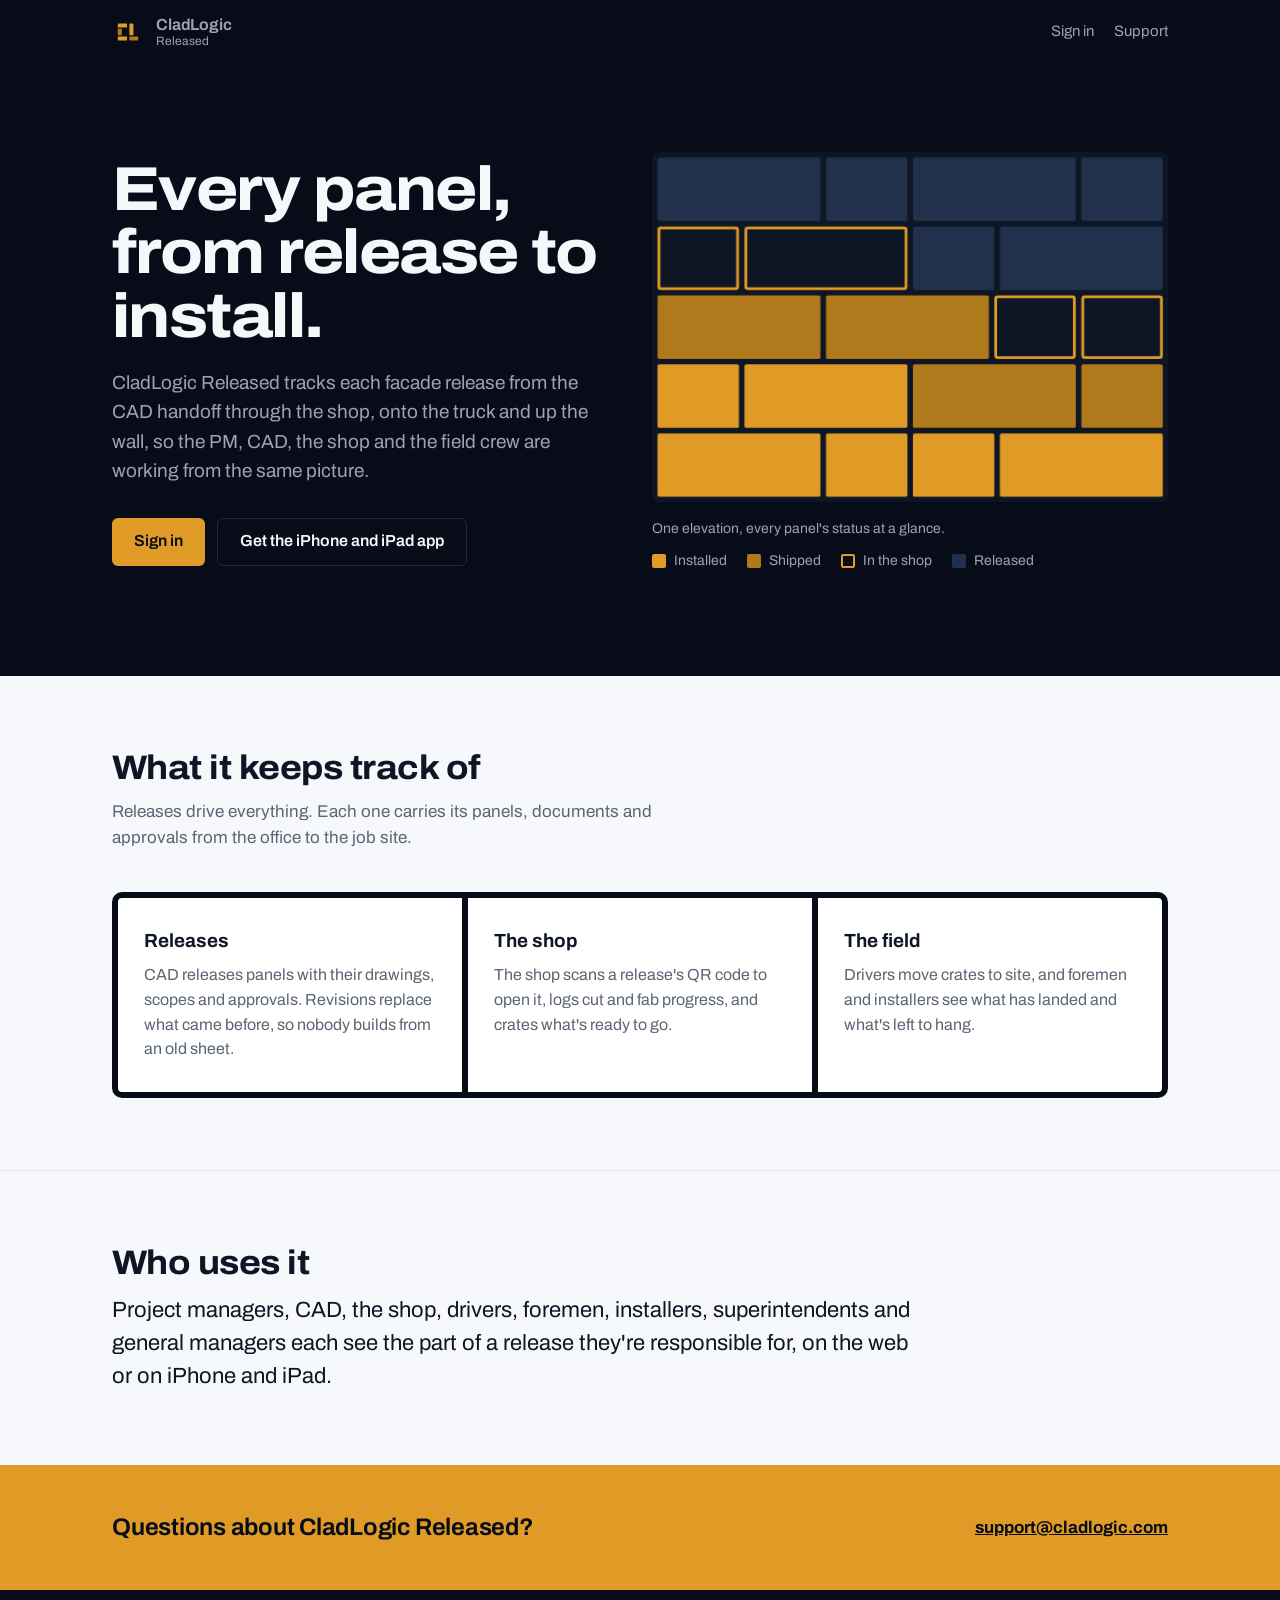
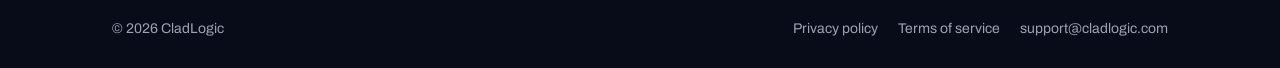
<file: index.html>
<!doctype html>
<html lang="en">
<head>
<meta charset="utf-8">
<meta name="viewport" content="width=device-width, initial-scale=1">
<title>CladLogic Released — release tracking for facade fabrication</title>
<meta name="description" content="CladLogic Released tracks every facade panel release from CAD to shop to install, for PMs, CAD, the shop and field crews.">
<link rel="icon" href="/mark.svg" type="image/svg+xml">
<link rel="preconnect" href="https://fonts.googleapis.com"><link rel="preconnect" href="https://fonts.gstatic.com" crossorigin>
<link href="https://fonts.googleapis.com/css2?family=Archivo:wdth,wght@100..125,400..800&display=swap" rel="stylesheet">
<link rel="stylesheet" href="/site.css">
</head>
<body>
<header class="bar"><div class="wrap">
  <a class="brand" href="/index.html" aria-label="CladLogic Released home"><img src="/mark.svg" alt=""><span><b>CladLogic</b><span>Released</span></span></a>
  <nav aria-label="Site"><a href="https://released.cladlogic.com">Sign in</a><a href="mailto:support@cladlogic.com">Support</a></nav>
</div></header>
<main>
<section class="hero"><div class="wrap">
  <div>
    <h1>Every panel, from release to install.</h1>
    <p>CladLogic Released tracks each facade release from the CAD handoff through the shop, onto the truck and up the wall, so the PM, CAD, the shop and the field crew are working from the same picture.</p>
    <div class="actions">
      <a class="btn btn-primary" href="https://released.cladlogic.com">Sign in</a>
      <a class="btn btn-quiet" href="https://apps.apple.com/us/app/cladlogic/id6763144675">Get the iPhone and iPad app</a>
    </div>
  </div>
  <figure class="elevation">
    <svg viewBox="0 0 560 380" role="img" aria-labelledby="elev-title"><title id="elev-title">A building elevation made of facade panels. The lower panels are installed, the ones above them are shipped or in the shop, and the top row is released and waiting.</title><rect width="560" height="380" rx="8" fill="#0E1524"/><rect class="p" style="animation-delay:0.15s" x="6.0" y="305.2" width="176.7" height="68.8" rx="2" fill="#E09B26"/><rect class="p" style="animation-delay:0.22s" x="188.7" y="305.2" width="88.3" height="68.8" rx="2" fill="#E09B26"/><rect class="p" style="animation-delay:0.29s" x="283.0" y="305.2" width="88.3" height="68.8" rx="2" fill="#E09B26"/><rect class="p" style="animation-delay:0.36s" x="377.3" y="305.2" width="176.7" height="68.8" rx="2" fill="#E09B26"/><rect class="p" style="animation-delay:0.43s" x="6.0" y="230.4" width="88.3" height="68.8" rx="2" fill="#E09B26"/><rect class="p" style="animation-delay:0.50s" x="100.3" y="230.4" width="176.7" height="68.8" rx="2" fill="#E09B26"/><rect class="p" style="animation-delay:0.57s" x="283.0" y="230.4" width="176.7" height="68.8" rx="2" fill="#B07A1C"/><rect class="p" style="animation-delay:0.64s" x="465.7" y="230.4" width="88.3" height="68.8" rx="2" fill="#B07A1C"/><rect class="p" style="animation-delay:0.71s" x="6.0" y="155.6" width="176.7" height="68.8" rx="2" fill="#B07A1C"/><rect class="p" style="animation-delay:0.78s" x="188.7" y="155.6" width="176.7" height="68.8" rx="2" fill="#B07A1C"/><rect class="p" style="animation-delay:0.85s" x="372.8" y="157.1" width="85.3" height="65.8" rx="2" fill="none" stroke="#E09B26" stroke-width="3"/><rect class="p" style="animation-delay:0.92s" x="467.2" y="157.1" width="85.3" height="65.8" rx="2" fill="none" stroke="#E09B26" stroke-width="3"/><rect class="p" style="animation-delay:0.99s" x="7.5" y="82.3" width="85.3" height="65.8" rx="2" fill="none" stroke="#E09B26" stroke-width="3"/><rect class="p" style="animation-delay:1.06s" x="101.8" y="82.3" width="173.7" height="65.8" rx="2" fill="none" stroke="#E09B26" stroke-width="3"/><rect class="p" style="animation-delay:1.13s" x="283.0" y="80.8" width="88.3" height="68.8" rx="2" fill="#22314B"/><rect class="p" style="animation-delay:1.20s" x="377.3" y="80.8" width="176.7" height="68.8" rx="2" fill="#22314B"/><rect class="p" style="animation-delay:1.27s" x="6.0" y="6.0" width="176.7" height="68.8" rx="2" fill="#22314B"/><rect class="p" style="animation-delay:1.34s" x="188.7" y="6.0" width="88.3" height="68.8" rx="2" fill="#22314B"/><rect class="p" style="animation-delay:1.41s" x="283.0" y="6.0" width="176.7" height="68.8" rx="2" fill="#22314B"/><rect class="p" style="animation-delay:1.48s" x="465.7" y="6.0" width="88.3" height="68.8" rx="2" fill="#22314B"/></svg>
    <figcaption>One elevation, every panel's status at a glance.</figcaption>
    <ul class="legend"><li><i class="sw installed"></i>Installed</li><li><i class="sw shipped"></i>Shipped</li><li><i class="sw shop"></i>In the shop</li><li><i class="sw released"></i>Released</li></ul>
  </figure>
</div></section>

<section class="band"><div class="wrap">
  <h2>What it keeps track of</h2>
  <p class="lede">Releases drive everything. Each one carries its panels, documents and approvals from the office to the job site.</p>
  <div class="lanes">
    <div class="lane"><h3>Releases</h3><p>CAD releases panels with their drawings, scopes and approvals. Revisions replace what came before, so nobody builds from an old sheet.</p></div>
    <div class="lane"><h3>The shop</h3><p>The shop scans a release's QR code to open it, logs cut and fab progress, and crates what's ready to go.</p></div>
    <div class="lane"><h3>The field</h3><p>Drivers move crates to site, and foremen and installers see what has landed and what's left to hang.</p></div>
  </div>
</div></section>

<section class="band crew"><div class="wrap">
  <h2>Who uses it</h2>
  <p>Project managers, CAD, the shop, drivers, foremen, installers, superintendents and general managers each see the part of a release they're responsible for, on the web or on iPhone and iPad.</p>
</div></section>

<section class="contact"><div class="wrap">
  <p>Questions about CladLogic Released?</p>
  <a href="mailto:support@cladlogic.com">support@cladlogic.com</a>
</div></section>
</main>
<footer><div class="wrap">
  <span>&copy; 2026 CladLogic</span>
  <nav aria-label="Legal"><a href="/privacy.html">Privacy policy</a><a href="/terms.html">Terms of service</a><a href="mailto:support@cladlogic.com">support@cladlogic.com</a></nav>
</div></footer>
</body>
</html>
</file>
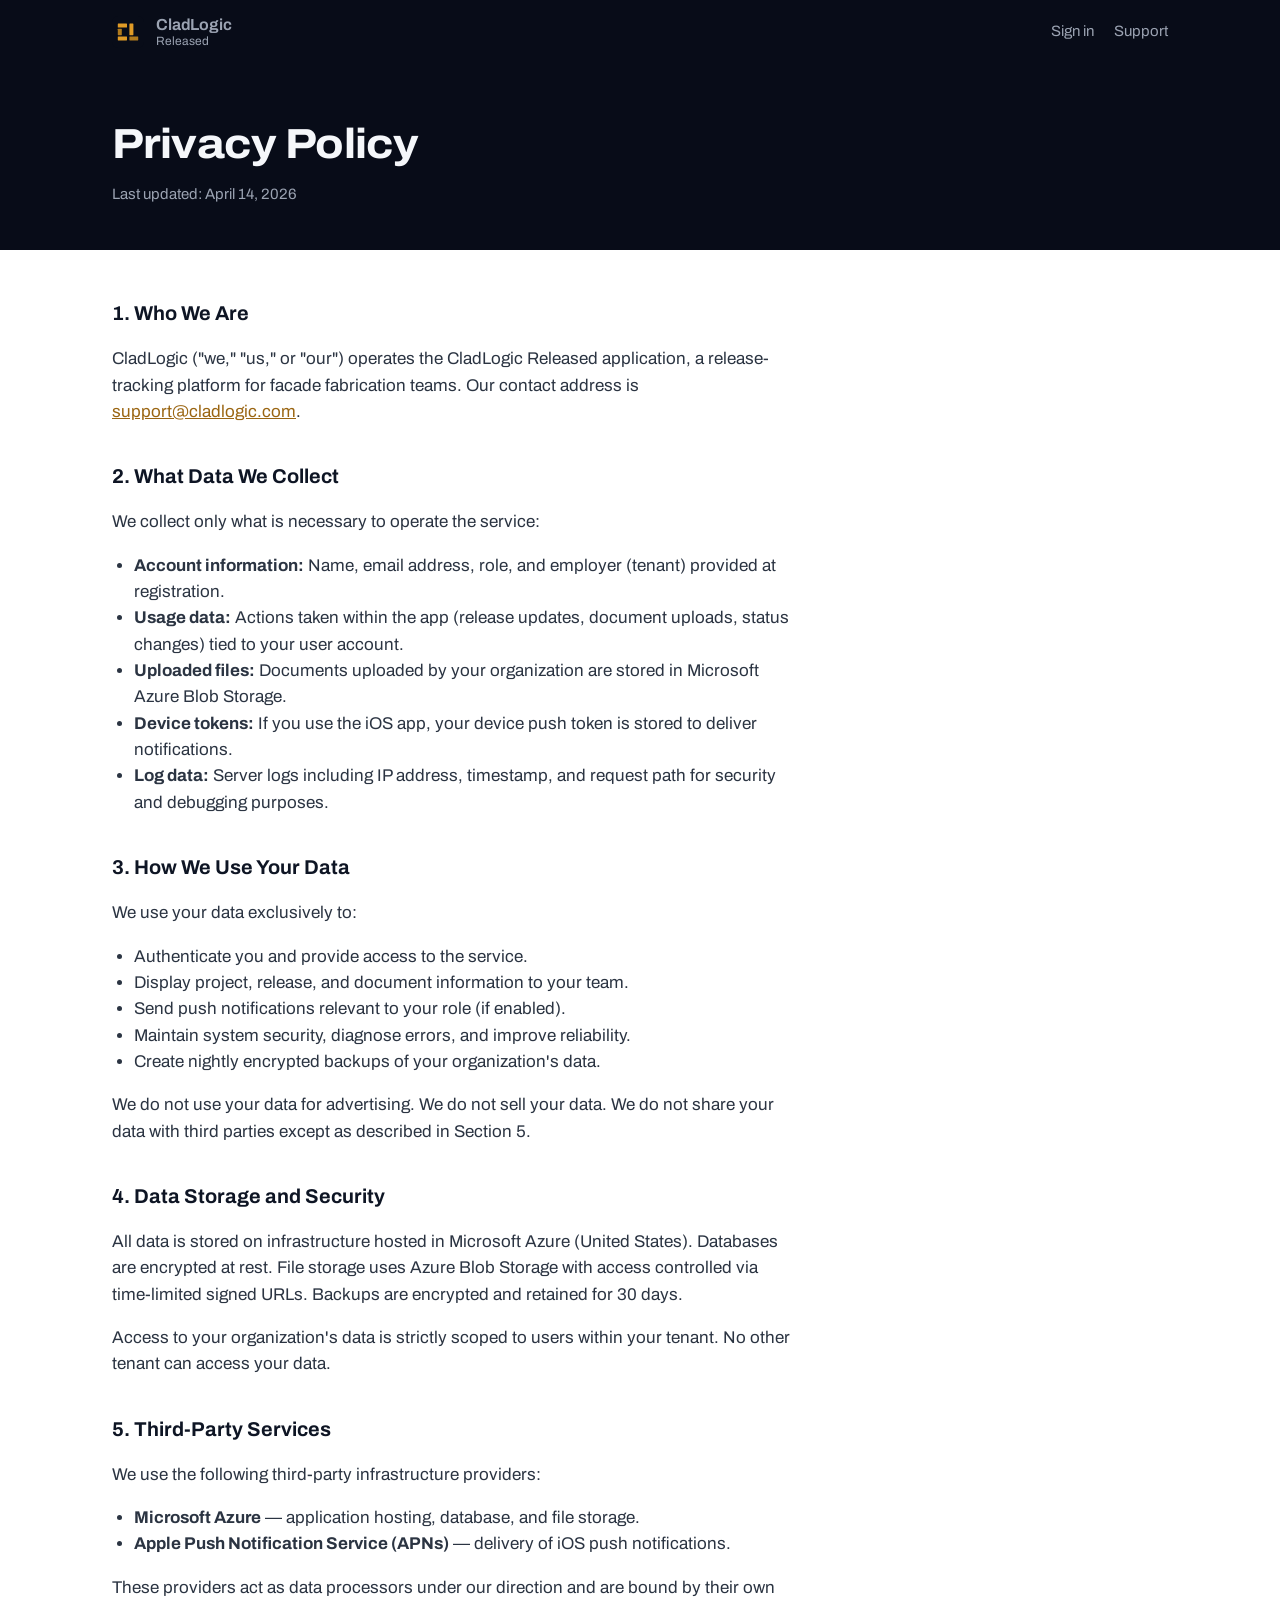
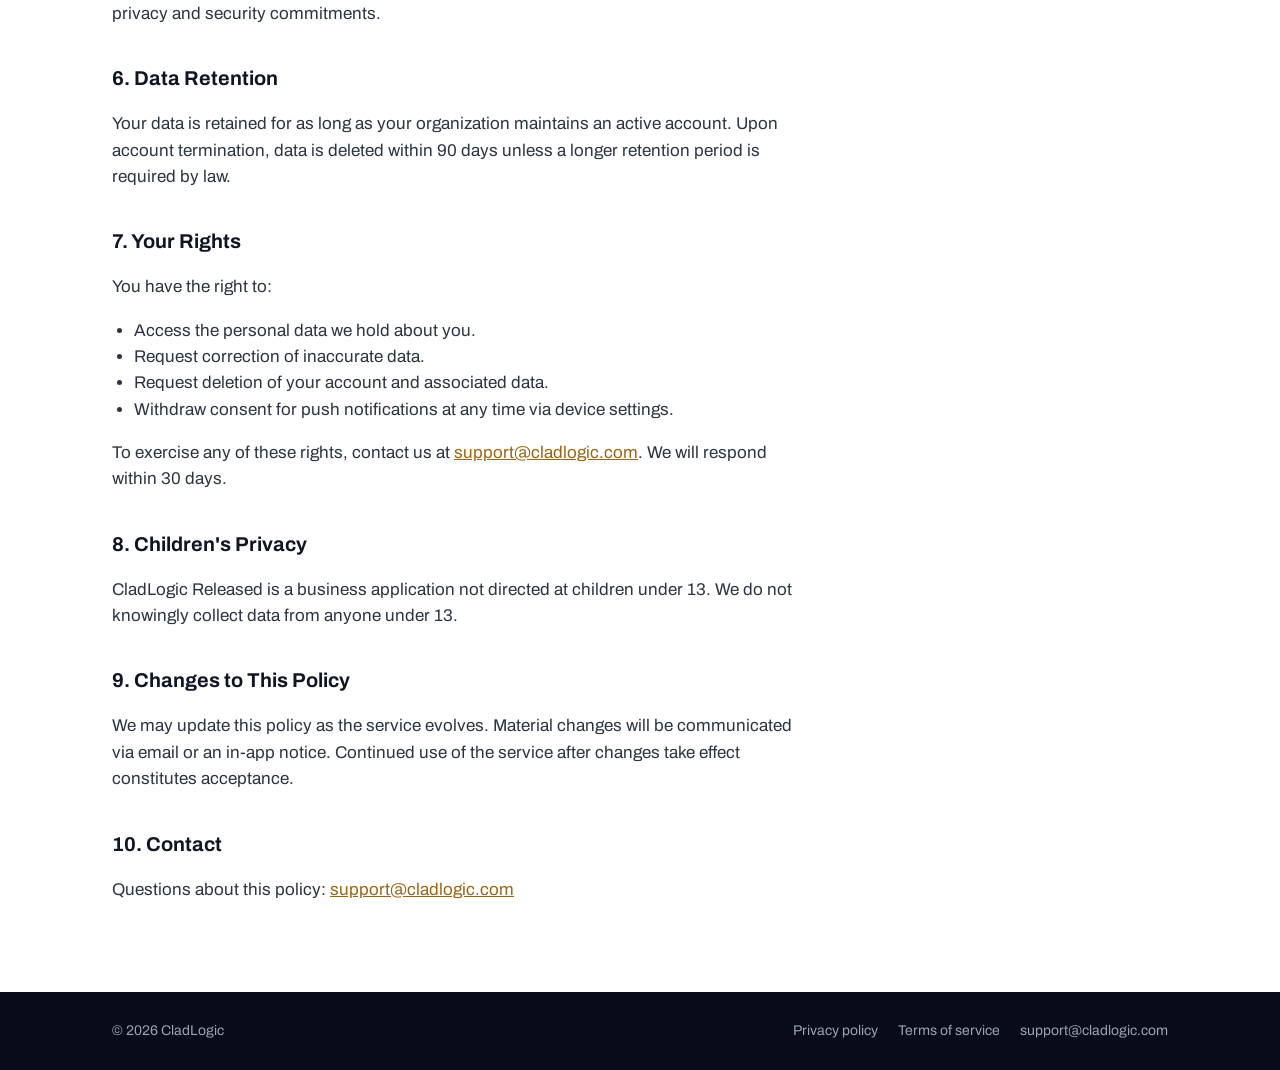
<file: privacy.html>
<!doctype html>
<html lang="en">
<head>
<meta charset="utf-8">
<meta name="viewport" content="width=device-width, initial-scale=1">
<title>Privacy Policy — CladLogic Released</title>
<meta name="description" content="CladLogic Released tracks every facade panel release from CAD to shop to install, for PMs, CAD, the shop and field crews.">
<link rel="icon" href="/mark.svg" type="image/svg+xml">
<link rel="preconnect" href="https://fonts.googleapis.com"><link rel="preconnect" href="https://fonts.gstatic.com" crossorigin>
<link href="https://fonts.googleapis.com/css2?family=Archivo:wdth,wght@100..125,400..800&display=swap" rel="stylesheet">
<link rel="stylesheet" href="/site.css">
</head>
<body>
<header class="bar"><div class="wrap">
  <a class="brand" href="/index.html" aria-label="CladLogic Released home"><img src="/mark.svg" alt=""><span><b>CladLogic</b><span>Released</span></span></a>
  <nav aria-label="Site"><a href="https://released.cladlogic.com">Sign in</a><a href="mailto:support@cladlogic.com">Support</a></nav>
</div></header>
<main>
<section class="page-head"><div class="wrap"><h1>Privacy Policy</h1><p>Last updated: April 14, 2026</p></div></section>
<section class="legal"><div class="wrap"><div class="content">
    <h2>1. Who We Are</h2>
    <p>CladLogic ("we," "us," or "our") operates the CladLogic Released application, a release-tracking platform for facade fabrication teams. Our contact address is <a href="mailto:support@cladlogic.com">support@cladlogic.com</a>.</p>

    <h2>2. What Data We Collect</h2>
    <p>We collect only what is necessary to operate the service:</p>
    <ul>
      <li><strong>Account information:</strong> Name, email address, role, and employer (tenant) provided at registration.</li>
      <li><strong>Usage data:</strong> Actions taken within the app (release updates, document uploads, status changes) tied to your user account.</li>
      <li><strong>Uploaded files:</strong> Documents uploaded by your organization are stored in Microsoft Azure Blob Storage.</li>
      <li><strong>Device tokens:</strong> If you use the iOS app, your device push token is stored to deliver notifications.</li>
      <li><strong>Log data:</strong> Server logs including IP address, timestamp, and request path for security and debugging purposes.</li>
    </ul>

    <h2>3. How We Use Your Data</h2>
    <p>We use your data exclusively to:</p>
    <ul>
      <li>Authenticate you and provide access to the service.</li>
      <li>Display project, release, and document information to your team.</li>
      <li>Send push notifications relevant to your role (if enabled).</li>
      <li>Maintain system security, diagnose errors, and improve reliability.</li>
      <li>Create nightly encrypted backups of your organization's data.</li>
    </ul>
    <p>We do not use your data for advertising. We do not sell your data. We do not share your data with third parties except as described in Section 5.</p>

    <h2>4. Data Storage and Security</h2>
    <p>All data is stored on infrastructure hosted in Microsoft Azure (United States). Databases are encrypted at rest. File storage uses Azure Blob Storage with access controlled via time-limited signed URLs. Backups are encrypted and retained for 30 days.</p>
    <p>Access to your organization's data is strictly scoped to users within your tenant. No other tenant can access your data.</p>

    <h2>5. Third-Party Services</h2>
    <p>We use the following third-party infrastructure providers:</p>
    <ul>
      <li><strong>Microsoft Azure</strong> — application hosting, database, and file storage.</li>
      <li><strong>Apple Push Notification Service (APNs)</strong> — delivery of iOS push notifications.</li>
    </ul>
    <p>These providers act as data processors under our direction and are bound by their own privacy and security commitments.</p>

    <h2>6. Data Retention</h2>
    <p>Your data is retained for as long as your organization maintains an active account. Upon account termination, data is deleted within 90 days unless a longer retention period is required by law.</p>

    <h2>7. Your Rights</h2>
    <p>You have the right to:</p>
    <ul>
      <li>Access the personal data we hold about you.</li>
      <li>Request correction of inaccurate data.</li>
      <li>Request deletion of your account and associated data.</li>
      <li>Withdraw consent for push notifications at any time via device settings.</li>
    </ul>
    <p>To exercise any of these rights, contact us at <a href="mailto:support@cladlogic.com">support@cladlogic.com</a>. We will respond within 30 days.</p>

    <h2>8. Children's Privacy</h2>
    <p>CladLogic Released is a business application not directed at children under 13. We do not knowingly collect data from anyone under 13.</p>

    <h2>9. Changes to This Policy</h2>
    <p>We may update this policy as the service evolves. Material changes will be communicated via email or an in-app notice. Continued use of the service after changes take effect constitutes acceptance.</p>

    <h2>10. Contact</h2>
    <p>Questions about this policy: <a href="mailto:support@cladlogic.com">support@cladlogic.com</a></p>
  </div></div></section>
</main>
<footer><div class="wrap">
  <span>&copy; 2026 CladLogic</span>
  <nav aria-label="Legal"><a href="/privacy.html">Privacy policy</a><a href="/terms.html">Terms of service</a><a href="mailto:support@cladlogic.com">support@cladlogic.com</a></nav>
</div></footer>
</body>
</html>
</file>
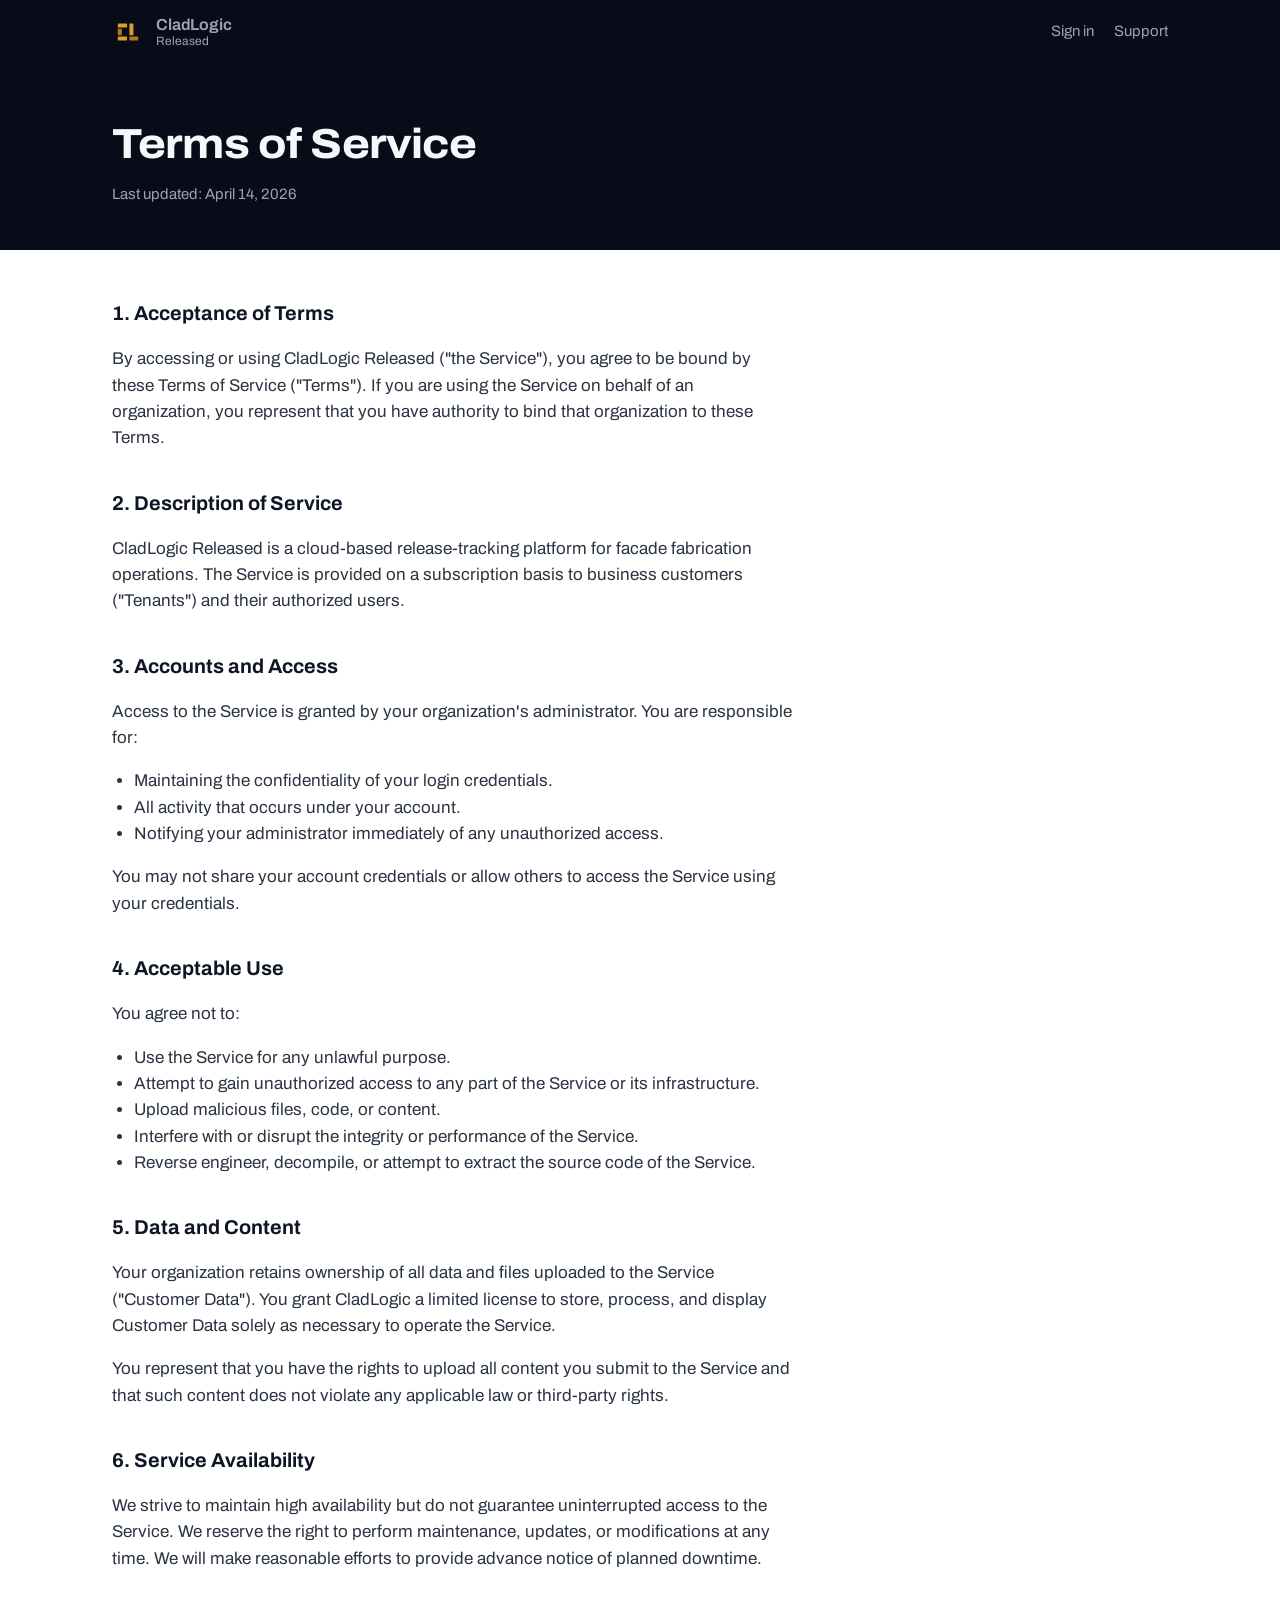
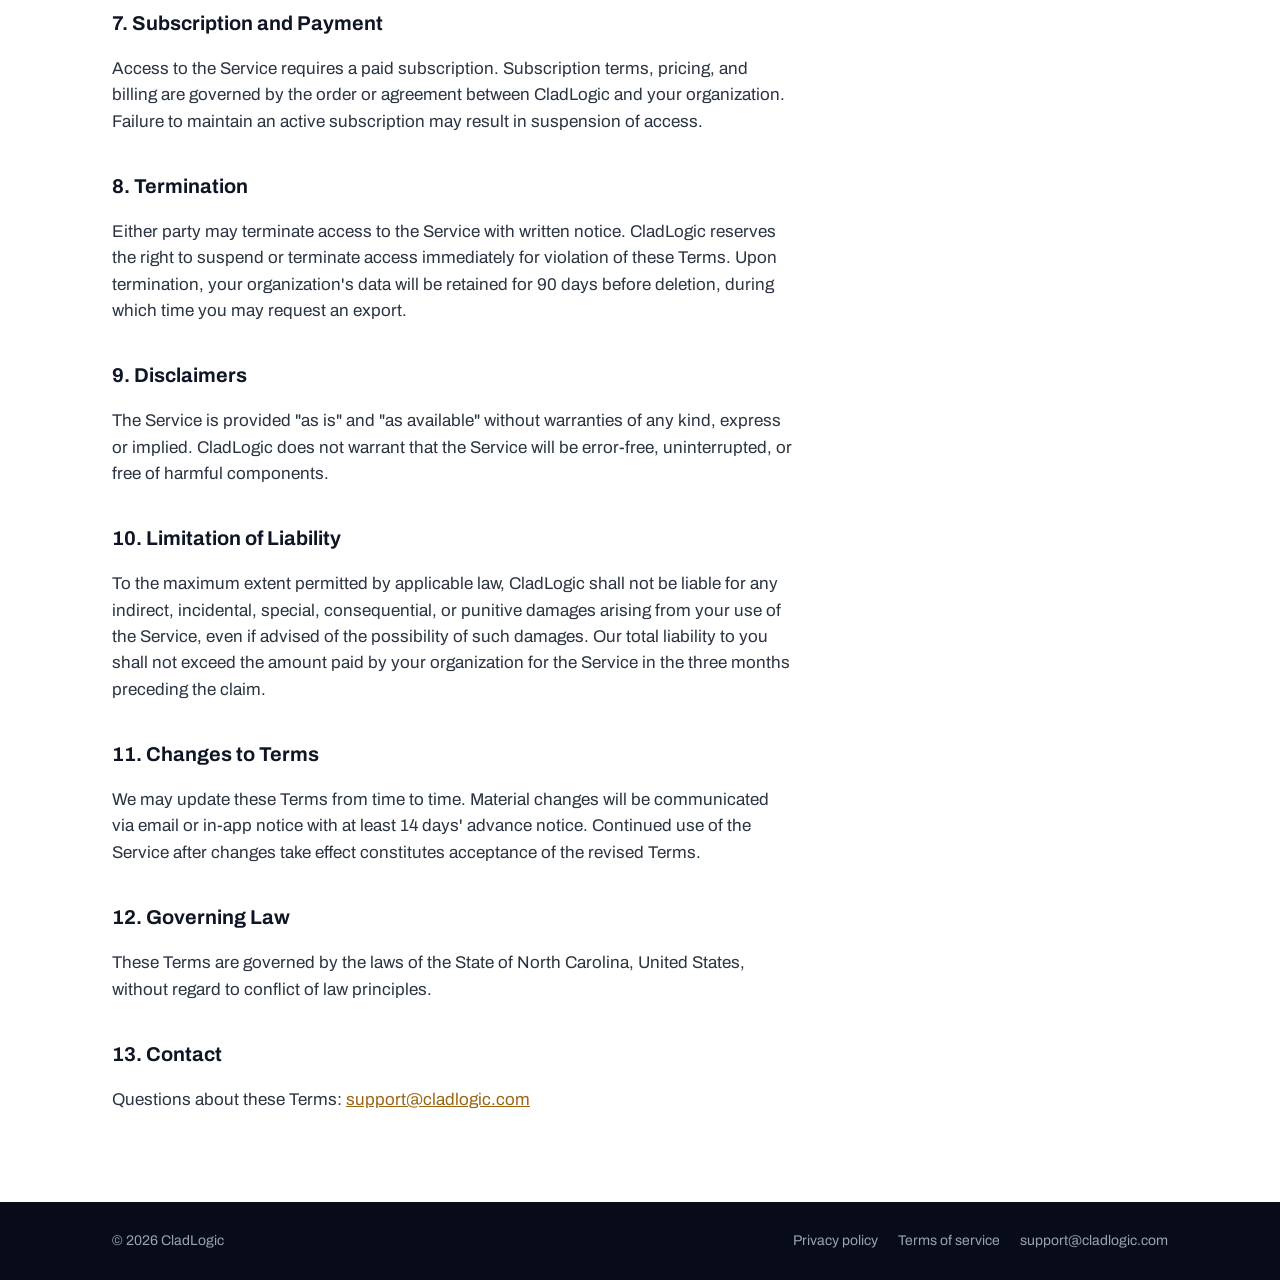
<file: terms.html>
<!doctype html>
<html lang="en">
<head>
<meta charset="utf-8">
<meta name="viewport" content="width=device-width, initial-scale=1">
<title>Terms of Service — CladLogic Released</title>
<meta name="description" content="CladLogic Released tracks every facade panel release from CAD to shop to install, for PMs, CAD, the shop and field crews.">
<link rel="icon" href="/mark.svg" type="image/svg+xml">
<link rel="preconnect" href="https://fonts.googleapis.com"><link rel="preconnect" href="https://fonts.gstatic.com" crossorigin>
<link href="https://fonts.googleapis.com/css2?family=Archivo:wdth,wght@100..125,400..800&display=swap" rel="stylesheet">
<link rel="stylesheet" href="/site.css">
</head>
<body>
<header class="bar"><div class="wrap">
  <a class="brand" href="/index.html" aria-label="CladLogic Released home"><img src="/mark.svg" alt=""><span><b>CladLogic</b><span>Released</span></span></a>
  <nav aria-label="Site"><a href="https://released.cladlogic.com">Sign in</a><a href="mailto:support@cladlogic.com">Support</a></nav>
</div></header>
<main>
<section class="page-head"><div class="wrap"><h1>Terms of Service</h1><p>Last updated: April 14, 2026</p></div></section>
<section class="legal"><div class="wrap"><div class="content">
    <h2>1. Acceptance of Terms</h2>
    <p>By accessing or using CladLogic Released ("the Service"), you agree to be bound by these Terms of Service ("Terms"). If you are using the Service on behalf of an organization, you represent that you have authority to bind that organization to these Terms.</p>

    <h2>2. Description of Service</h2>
    <p>CladLogic Released is a cloud-based release-tracking platform for facade fabrication operations. The Service is provided on a subscription basis to business customers ("Tenants") and their authorized users.</p>

    <h2>3. Accounts and Access</h2>
    <p>Access to the Service is granted by your organization's administrator. You are responsible for:</p>
    <ul>
      <li>Maintaining the confidentiality of your login credentials.</li>
      <li>All activity that occurs under your account.</li>
      <li>Notifying your administrator immediately of any unauthorized access.</li>
    </ul>
    <p>You may not share your account credentials or allow others to access the Service using your credentials.</p>

    <h2>4. Acceptable Use</h2>
    <p>You agree not to:</p>
    <ul>
      <li>Use the Service for any unlawful purpose.</li>
      <li>Attempt to gain unauthorized access to any part of the Service or its infrastructure.</li>
      <li>Upload malicious files, code, or content.</li>
      <li>Interfere with or disrupt the integrity or performance of the Service.</li>
      <li>Reverse engineer, decompile, or attempt to extract the source code of the Service.</li>
    </ul>

    <h2>5. Data and Content</h2>
    <p>Your organization retains ownership of all data and files uploaded to the Service ("Customer Data"). You grant CladLogic a limited license to store, process, and display Customer Data solely as necessary to operate the Service.</p>
    <p>You represent that you have the rights to upload all content you submit to the Service and that such content does not violate any applicable law or third-party rights.</p>

    <h2>6. Service Availability</h2>
    <p>We strive to maintain high availability but do not guarantee uninterrupted access to the Service. We reserve the right to perform maintenance, updates, or modifications at any time. We will make reasonable efforts to provide advance notice of planned downtime.</p>

    <h2>7. Subscription and Payment</h2>
    <p>Access to the Service requires a paid subscription. Subscription terms, pricing, and billing are governed by the order or agreement between CladLogic and your organization. Failure to maintain an active subscription may result in suspension of access.</p>

    <h2>8. Termination</h2>
    <p>Either party may terminate access to the Service with written notice. CladLogic reserves the right to suspend or terminate access immediately for violation of these Terms. Upon termination, your organization's data will be retained for 90 days before deletion, during which time you may request an export.</p>

    <h2>9. Disclaimers</h2>
    <p>The Service is provided "as is" and "as available" without warranties of any kind, express or implied. CladLogic does not warrant that the Service will be error-free, uninterrupted, or free of harmful components.</p>

    <h2>10. Limitation of Liability</h2>
    <p>To the maximum extent permitted by applicable law, CladLogic shall not be liable for any indirect, incidental, special, consequential, or punitive damages arising from your use of the Service, even if advised of the possibility of such damages. Our total liability to you shall not exceed the amount paid by your organization for the Service in the three months preceding the claim.</p>

    <h2>11. Changes to Terms</h2>
    <p>We may update these Terms from time to time. Material changes will be communicated via email or in-app notice with at least 14 days' advance notice. Continued use of the Service after changes take effect constitutes acceptance of the revised Terms.</p>

    <h2>12. Governing Law</h2>
    <p>These Terms are governed by the laws of the State of North Carolina, United States, without regard to conflict of law principles.</p>

    <h2>13. Contact</h2>
    <p>Questions about these Terms: <a href="mailto:support@cladlogic.com">support@cladlogic.com</a></p>
  </div></div></section>
</main>
<footer><div class="wrap">
  <span>&copy; 2026 CladLogic</span>
  <nav aria-label="Legal"><a href="/privacy.html">Privacy policy</a><a href="/terms.html">Terms of service</a><a href="mailto:support@cladlogic.com">support@cladlogic.com</a></nav>
</div></footer>
</body>
</html>
</file>
<file: site.css>
:root{
  --navy:#080C18; --steel:#0E1524; --steel-2:#17233A; --joint:#1E2A3D;
  --panel:#E09B26; --panel-hover:#F0AD3E; --shade:#B07A1C;
  --paper:#F6F8FB; --white:#FFFFFF; --ink:#0E1524; --muted:#5A6675; --line:#E2E8F0;
  --on-dark:#F5F7FA; --on-dark-muted:#9BA3B2; --amber-ink:#9A6512;
  --wrap:1120px; --g:16px;
}
*,*::before,*::after{box-sizing:border-box}
html{-webkit-text-size-adjust:100%}
body{margin:0;background:var(--paper);color:var(--ink);font-family:"Archivo",system-ui,-apple-system,"Segoe UI",sans-serif;font-size:17px;line-height:1.55;font-variation-settings:"wdth" 100}
a{color:inherit}
:focus-visible{outline:3px solid var(--panel);outline-offset:3px;border-radius:4px}
.wrap{max-width:var(--wrap);margin:0 auto;padding:0 var(--g)}
@media (min-width:720px){:root{--g:32px}}

/* header */
.bar{background:var(--navy);color:var(--on-dark)}
.bar .wrap{display:flex;align-items:center;justify-content:space-between;height:64px;gap:16px}
.brand{display:flex;align-items:center;gap:12px;text-decoration:none}
.brand img{width:32px;height:32px;display:block}
.brand b{display:block;font-size:16px;font-weight:650;letter-spacing:-.01em;line-height:1.1}
.brand span{display:block;font-size:12px;color:var(--on-dark-muted);line-height:1.2}
.bar nav{display:flex;gap:20px;font-size:15px}
.bar nav a{text-decoration:none;color:var(--on-dark-muted)}
.bar nav a:hover{color:var(--on-dark)}

/* hero */
.hero{background:var(--navy);color:var(--on-dark);padding:56px 0 72px}
.hero .wrap{display:grid;gap:48px;align-items:center}
@media (min-width:900px){.hero .wrap{grid-template-columns:1fr 1.05fr}.hero{padding:88px 0 104px}}
.hero h1{margin:0 0 20px;font-size:clamp(36px,5.6vw,62px);line-height:1.02;font-weight:760;letter-spacing:-.025em;font-variation-settings:"wdth" 112;max-width:14ch}
.hero p{margin:0 0 32px;color:var(--on-dark-muted);font-size:clamp(17px,1.6vw,19px);max-width:46ch}
.actions{display:flex;flex-wrap:wrap;gap:12px}
.btn{display:inline-flex;align-items:center;min-height:48px;padding:0 22px;border-radius:6px;font-weight:600;font-size:16px;text-decoration:none}
.btn-primary{background:var(--panel);color:var(--navy)}
.btn-primary:hover{background:var(--panel-hover)}
.btn-quiet{border:1px solid var(--joint);color:var(--on-dark)}
.btn-quiet:hover{border-color:var(--on-dark-muted)}

/* facade elevation */
.elevation{margin:0}
.elevation svg{width:100%;height:auto;display:block}
.elevation figcaption{margin-top:16px;color:var(--on-dark-muted);font-size:14px}
.legend{list-style:none;margin:10px 0 0;padding:0;display:flex;flex-wrap:wrap;gap:8px 20px;font-size:14px;color:var(--on-dark-muted)}
.legend li{display:flex;align-items:center;gap:8px}
.sw{width:14px;height:14px;border-radius:2px;display:inline-block}
.sw.installed{background:var(--panel)}.sw.shipped{background:var(--shade)}
.sw.shop{border:2px solid var(--panel)}.sw.released{background:#22314B}
@media (prefers-reduced-motion:no-preference){
  .elevation .p{opacity:0;animation:set .5s ease-out forwards}
  @keyframes set{from{opacity:0;transform:translateY(6px)}to{opacity:1;transform:none}}
}

/* body sections */
.band{padding:72px 0}
.band h2{margin:0 0 12px;font-size:clamp(26px,3vw,34px);line-height:1.15;letter-spacing:-.015em;font-weight:720;font-variation-settings:"wdth" 108}
.band .lede{margin:0 0 40px;color:var(--muted);max-width:56ch}
.lanes{display:grid;gap:6px;background:var(--navy);border:6px solid var(--navy);border-radius:10px}
@media (min-width:820px){.lanes{grid-template-columns:repeat(3,1fr)}}
.lane{background:var(--white);padding:28px 26px 30px}
.lane:first-child{border-radius:4px 4px 0 0}.lane:last-child{border-radius:0 0 4px 4px}
@media (min-width:820px){.lane:first-child{border-radius:4px 0 0 4px}.lane:last-child{border-radius:0 4px 4px 0}}
.lane h3{margin:0 0 8px;font-size:19px;font-weight:680}
.lane p{margin:0;color:var(--muted);font-size:16px}
.crew{border-top:1px solid var(--line)}
.crew p{max-width:62ch;margin:0;font-size:clamp(19px,2vw,22px);line-height:1.5}
.contact{background:var(--panel);color:var(--navy)}
.contact .wrap{padding-top:44px;padding-bottom:44px;display:flex;flex-wrap:wrap;gap:12px 24px;align-items:center;justify-content:space-between}
.contact p{margin:0;font-size:clamp(20px,2.2vw,24px);font-weight:650;letter-spacing:-.01em}
.contact a{font-weight:700}

/* legal pages */
.page-head{background:var(--navy);color:var(--on-dark);padding:48px 0 44px}
.page-head h1{margin:0 0 6px;font-size:clamp(30px,4vw,42px);letter-spacing:-.02em;font-weight:740;font-variation-settings:"wdth" 110}
.page-head p{margin:0;color:var(--on-dark-muted);font-size:15px}
.legal{background:var(--white)}
.legal .wrap{padding-top:48px;padding-bottom:72px}
.legal .content{max-width:68ch}
.legal h2{font-size:20px;margin:36px 0 10px;font-weight:680}
.legal h2:first-child{margin-top:0}
.legal p,.legal li{color:#2B3442}
.legal ul{padding-left:22px}
.legal a{color:var(--amber-ink)}

/* footer */
footer{background:var(--navy);color:var(--on-dark-muted);font-size:14px}
footer .wrap{padding-top:28px;padding-bottom:28px;display:flex;flex-wrap:wrap;gap:12px 28px;justify-content:space-between;align-items:center}
footer nav{display:flex;flex-wrap:wrap;gap:20px}
footer a{text-decoration:none}
footer a:hover{color:var(--on-dark)}
</file>
